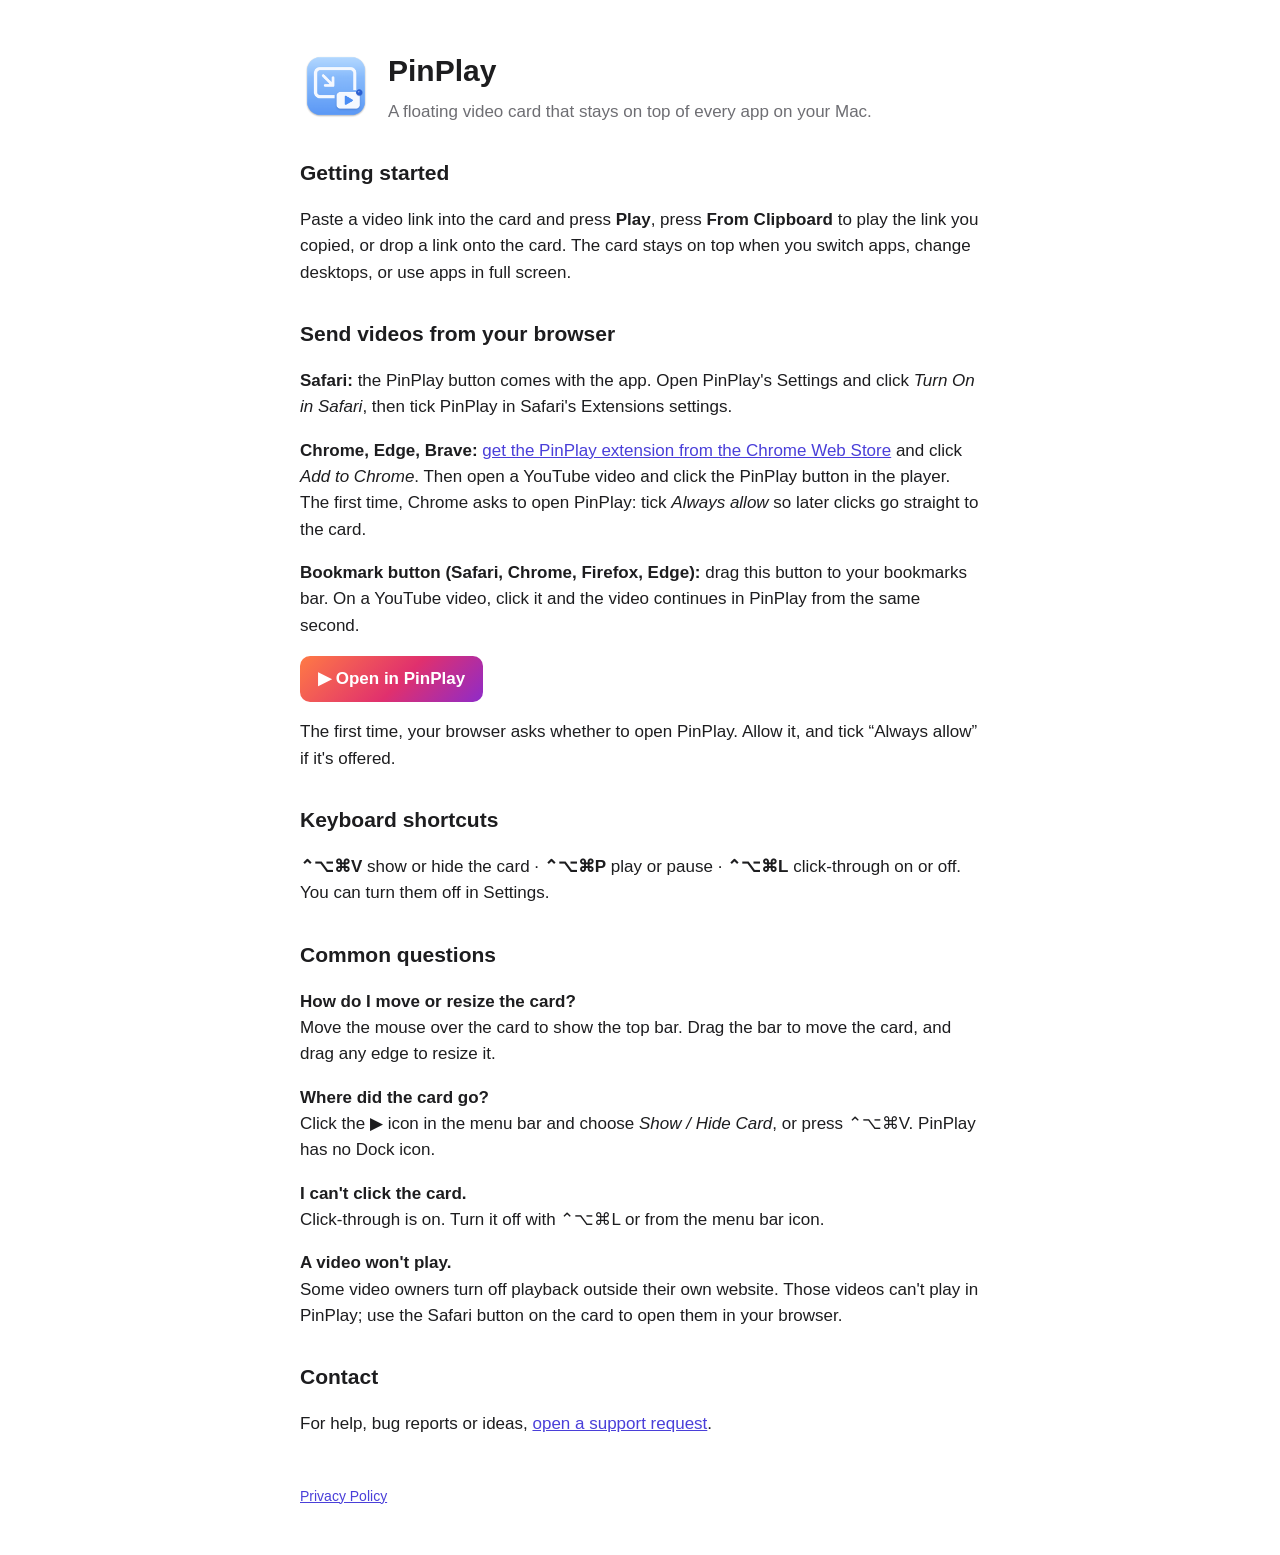
<file: index.html>
<!doctype html>
<html lang="en">
<head>
<meta charset="utf-8"><meta name="viewport" content="width=device-width, initial-scale=1">
<title>PinPlay Support</title>
<link rel="stylesheet" href="style.css">
</head>
<body><main>
<header><img src="icon.png" alt="PinPlay icon"><div><h1>PinPlay</h1><p class="sub">A floating video card that stays on top of every app on your Mac.</p></div></header>

<h2>Getting started</h2>
<p>Paste a video link into the card and press <strong>Play</strong>, press <strong>From Clipboard</strong> to play the link you copied, or drop a link onto the card. The card stays on top when you switch apps, change desktops, or use apps in full screen.</p>

<h2>Send videos from your browser</h2>
<p><strong>Safari:</strong> the PinPlay button comes with the app. Open PinPlay's Settings and click <em>Turn On in Safari</em>, then tick PinPlay in Safari's Extensions settings.</p>
<p id="chrome"><strong>Chrome, Edge, Brave:</strong> <a href="https://chromewebstore.google.com/detail/kjakgpfeijefghbopnecfkkokiommean">get the PinPlay extension from the Chrome Web Store</a> and click <em>Add to Chrome</em>. Then open a YouTube video and click the PinPlay button in the player. The first time, Chrome asks to open PinPlay: tick <em>Always allow</em> so later clicks go straight to the card.</p>
<p><strong>Bookmark button (Safari, Chrome, Firefox, Edge):</strong> drag this button to your bookmarks bar. On a YouTube video, click it and the video continues in PinPlay from the same second.</p>
<p><a class="bookmarklet" href="javascript:(()=>{const v=document.querySelector('video');let u='pinplay://play?url='+encodeURIComponent(location.href);if(v){if(v.currentTime>0)u+='&t='+Math.floor(v.currentTime);v.pause();}location.href=u;})()">▶︎ Open in PinPlay</a></p>
<p>The first time, your browser asks whether to open PinPlay. Allow it, and tick “Always allow” if it's offered.</p>

<h2>Keyboard shortcuts</h2>
<p><strong>⌃⌥⌘V</strong> show or hide the card · <strong>⌃⌥⌘P</strong> play or pause · <strong>⌃⌥⌘L</strong> click-through on or off. You can turn them off in Settings.</p>

<h2>Common questions</h2>
<p><strong>How do I move or resize the card?</strong><br>Move the mouse over the card to show the top bar. Drag the bar to move the card, and drag any edge to resize it.</p>
<p><strong>Where did the card go?</strong><br>Click the ▶︎ icon in the menu bar and choose <em>Show / Hide Card</em>, or press ⌃⌥⌘V. PinPlay has no Dock icon.</p>
<p><strong>I can't click the card.</strong><br>Click-through is on. Turn it off with ⌃⌥⌘L or from the menu bar icon.</p>
<p><strong>A video won't play.</strong><br>Some video owners turn off playback outside their own website. Those videos can't play in PinPlay; use the Safari button on the card to open them in your browser.</p>

<h2>Contact</h2>
<p>For help, bug reports or ideas, <a href="https://github.com/abdeljalil1/minicard/issues/new">open a support request</a>.</p>

<footer><a href="privacy.html">Privacy Policy</a></footer>
</main></body>
</html>
</file>
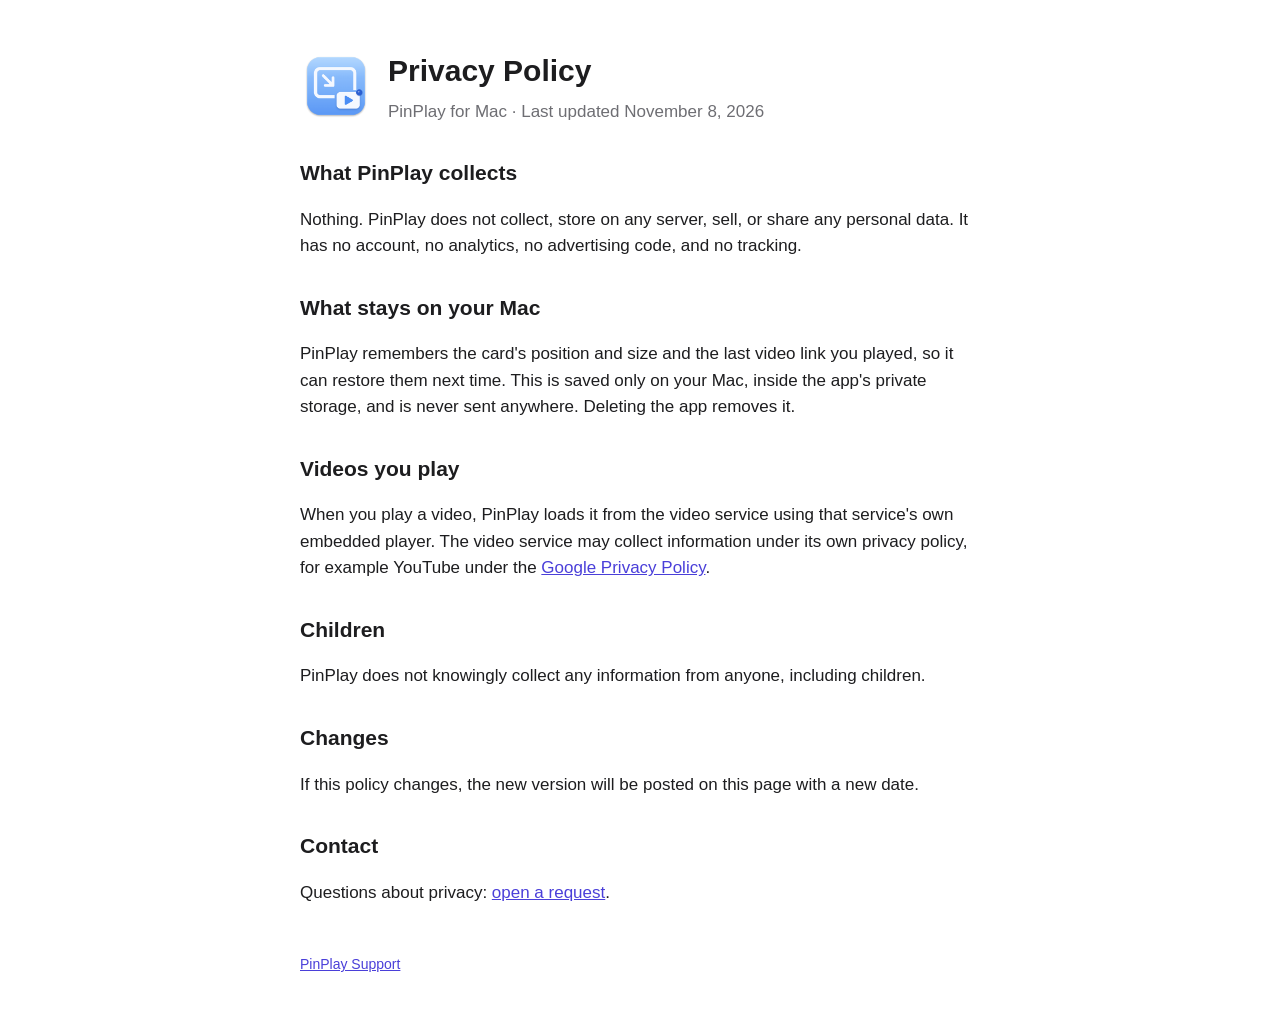
<file: privacy.html>
<!doctype html>
<html lang="en">
<head>
<meta charset="utf-8"><meta name="viewport" content="width=device-width, initial-scale=1">
<title>PinPlay Privacy Policy</title>
<link rel="stylesheet" href="style.css">
</head>
<body><main>
<header><img src="icon.png" alt="PinPlay icon"><div><h1>Privacy Policy</h1><p class="sub">PinPlay for Mac · Last updated November 8, 2026</p></div></header>

<h2>What PinPlay collects</h2>
<p>Nothing. PinPlay does not collect, store on any server, sell, or share any personal data. It has no account, no analytics, no advertising code, and no tracking.</p>

<h2>What stays on your Mac</h2>
<p>PinPlay remembers the card's position and size and the last video link you played, so it can restore them next time. This is saved only on your Mac, inside the app's private storage, and is never sent anywhere. Deleting the app removes it.</p>

<h2>Videos you play</h2>
<p>When you play a video, PinPlay loads it from the video service using that service's own embedded player. The video service may collect information under its own privacy policy, for example YouTube under the <a href="https://policies.google.com/privacy">Google Privacy Policy</a>.</p>

<h2>Children</h2>
<p>PinPlay does not knowingly collect any information from anyone, including children.</p>

<h2>Changes</h2>
<p>If this policy changes, the new version will be posted on this page with a new date.</p>

<h2>Contact</h2>
<p>Questions about privacy: <a href="https://github.com/abdeljalil1/minicard/issues/new">open a request</a>.</p>

<footer><a href="index.html">PinPlay Support</a></footer>
</main></body>
</html>
</file>
<file: style.css>
:root { --bg: #ffffff; --text: #1d1d1f; --muted: #6e6e73; --accent: #4a3fd9; }
@media (prefers-color-scheme: dark) { :root { --bg: #111114; --text: #f5f5f7; --muted: #a1a1a6; --accent: #8f87ff; } }
body { margin: 0; background: var(--bg); color: var(--text); font: 17px/1.55 -apple-system, BlinkMacSystemFont, "Segoe UI", sans-serif; }
main { max-width: 680px; margin: 0 auto; padding: 48px 16px; }
header { display: flex; align-items: center; gap: 16px; margin-bottom: 32px; }
header img { width: 72px; height: 72px; }
h1 { margin: 0; font-size: 30px; }
h2 { margin-top: 32px; font-size: 21px; }
p.sub { margin: 4px 0 0; color: var(--muted); }
a { color: var(--accent); }
footer { margin-top: 48px; color: var(--muted); font-size: 14px; }
a.bookmarklet { display: inline-block; padding: 10px 18px; border-radius: 10px; background: linear-gradient(135deg, #ff7a45, #e0306e 55%, #8e2bc9); color: #fff; font-weight: 600; text-decoration: none; cursor: grab; }
</file>
